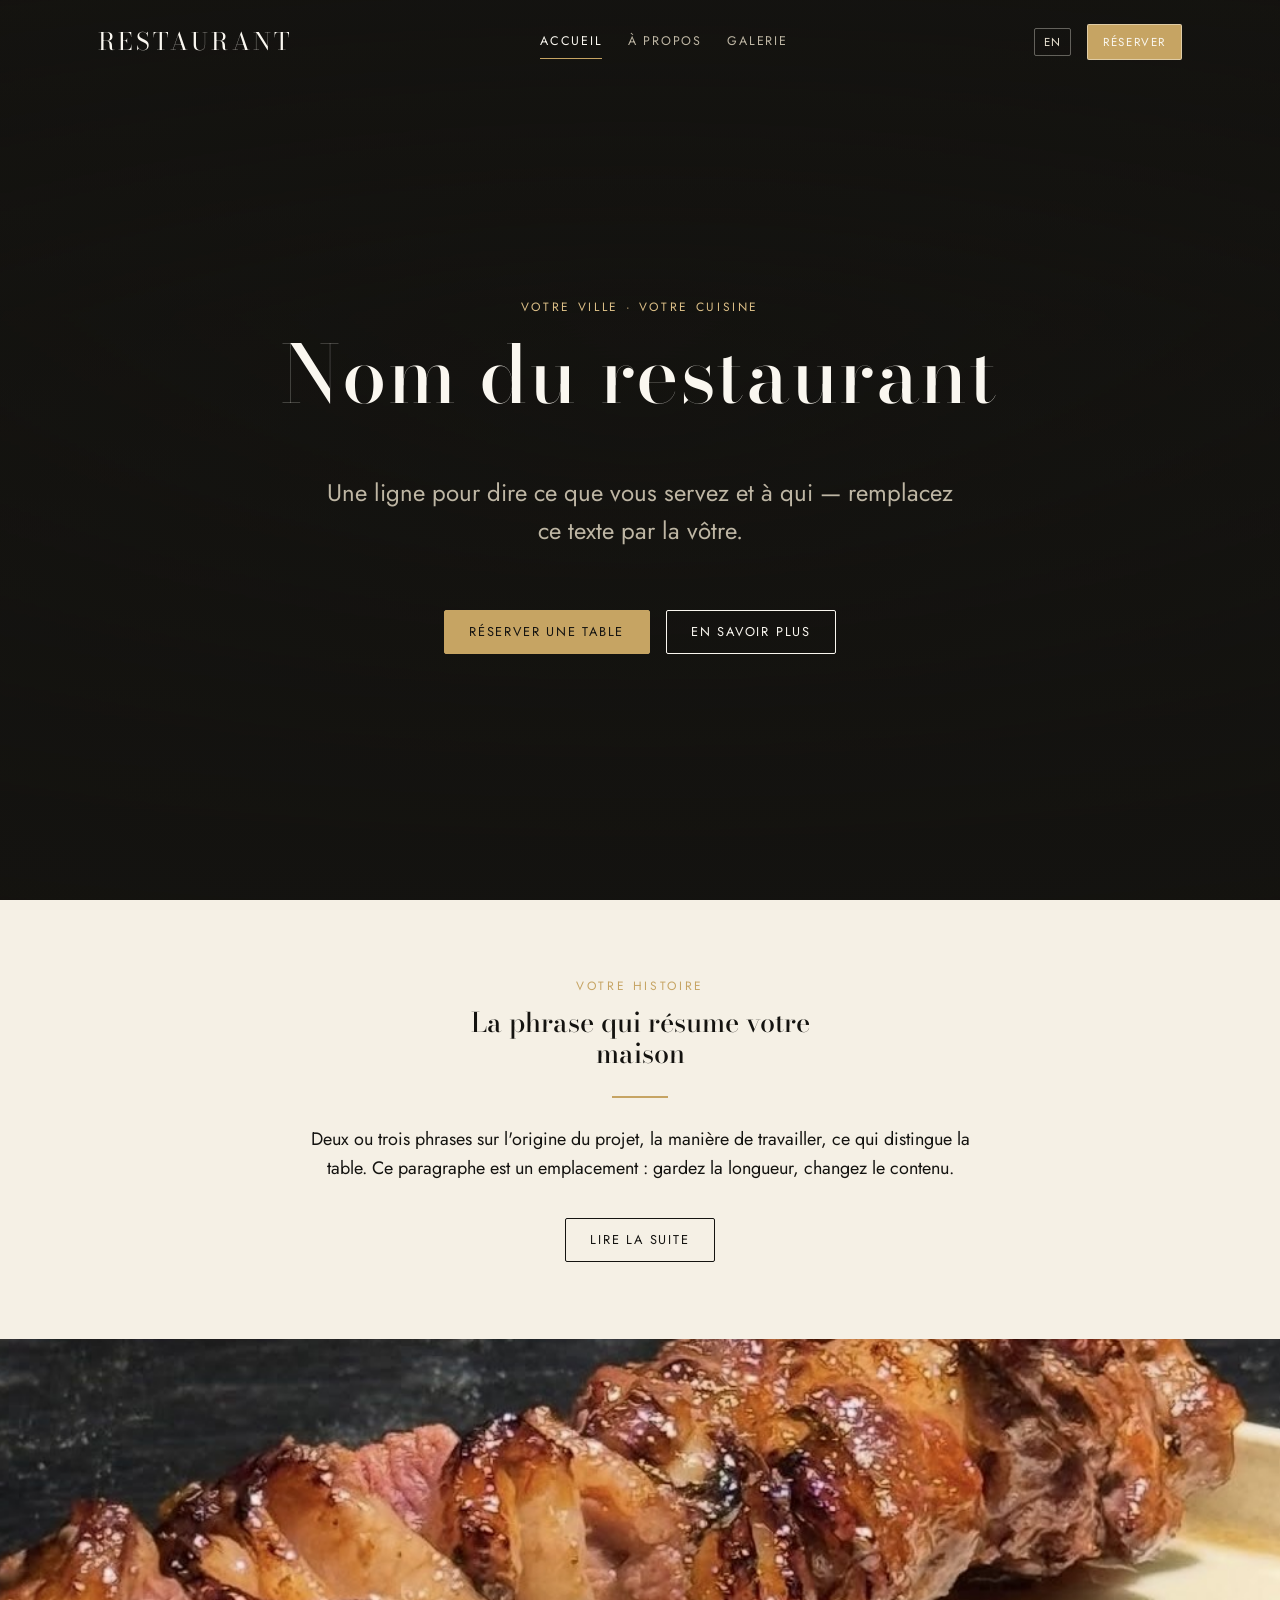
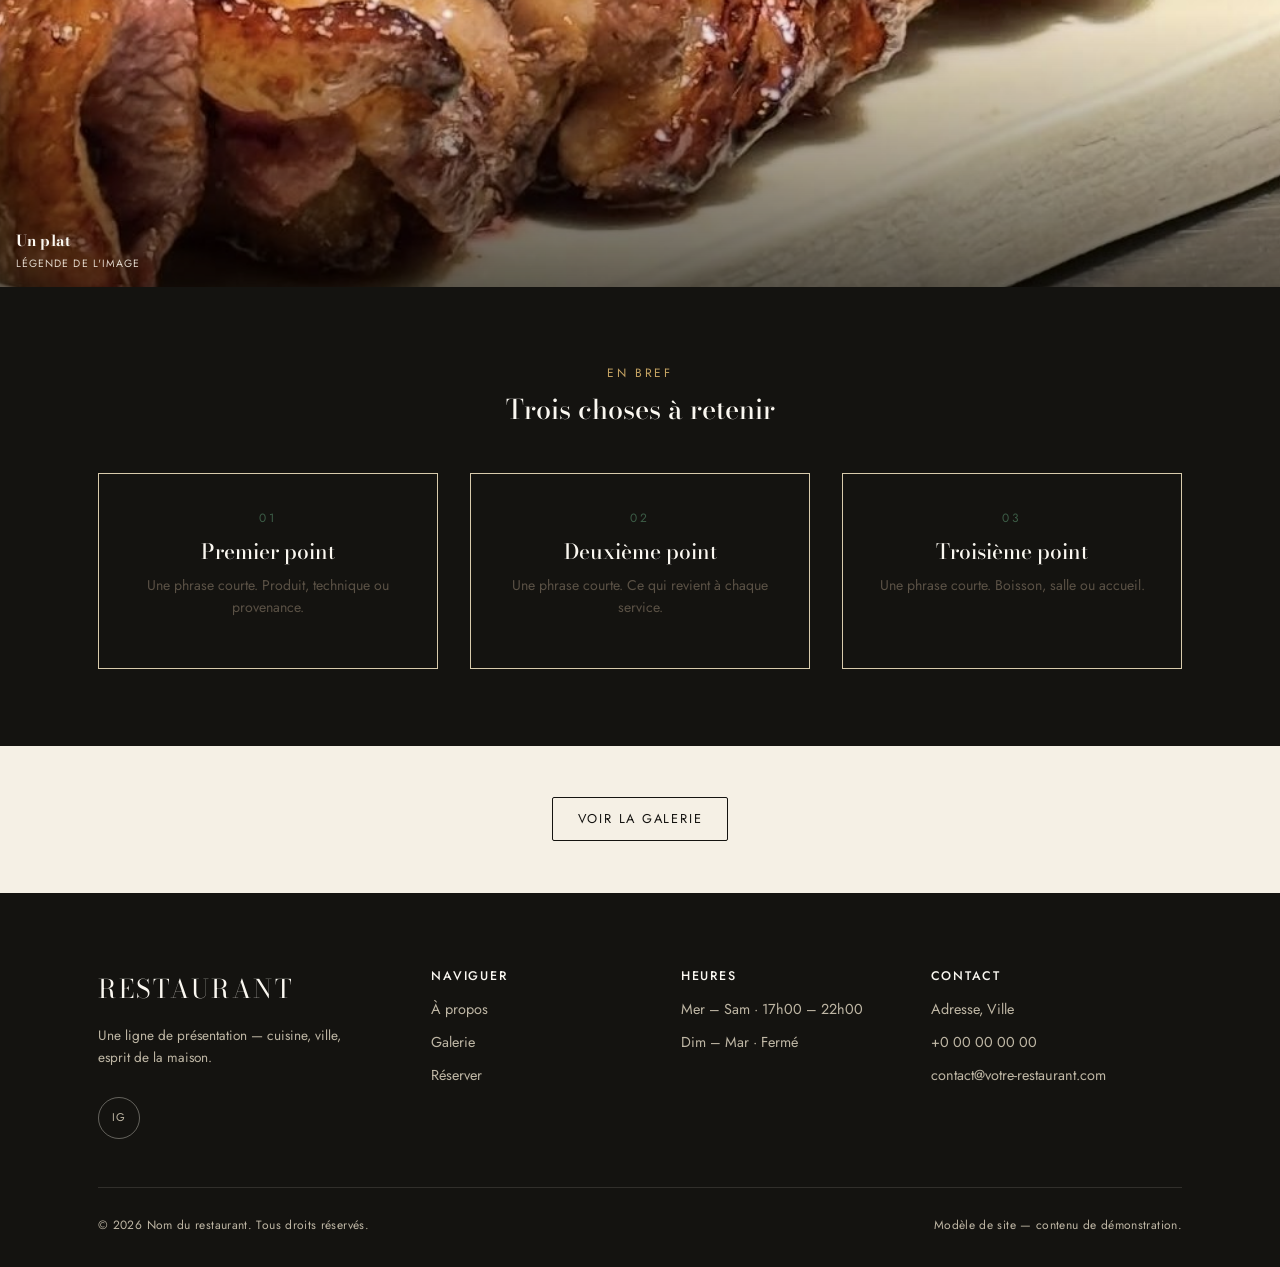
<file: index.html>
<!doctype html>
<html lang="fr">
<head>
  <meta charset="UTF-8" />
  <meta name="viewport" content="width=device-width, initial-scale=1" />
  <title>Nom du restaurant — Site de démonstration</title>
  <meta name="description" content="Modèle de site pour restaurant — structure, mise en page et contenu de démonstration à remplacer." />
  <link rel="preconnect" href="https://fonts.googleapis.com" />
  <link rel="preconnect" href="https://fonts.gstatic.com" crossorigin />
  <link href="https://fonts.googleapis.com/css2?family=Bodoni+Moda:ital,wght@0,400;0,500;0,600;1,400&family=Jost:wght@300;400;500;600&display=swap" rel="stylesheet" />
  <link rel="stylesheet" href="assets/css/style.css" />
</head>
<body class="is-home" data-title-fr="Nom du restaurant — Site de démonstration" data-title-en="Restaurant Name — Demonstration Site">

  <header class="site-header">
    <div class="container header-inner">
      <a href="index.html" class="logo">RESTAURANT</a>
      <nav class="main-nav" id="main-nav">
        <a href="index.html" class="is-active"><span class="t-fr">Accueil</span><span class="t-en">Home</span></a>
        <a href="about.html"><span class="t-fr">À propos</span><span class="t-en">About</span></a>
        <a href="gallery.html"><span class="t-fr">Galerie</span><span class="t-en">Gallery</span></a>
      </nav>
      <div class="header-actions">
        <button class="lang-toggle" id="lang-toggle" type="button">EN</button>
        <a href="mailto:contact@votre-restaurant.com?subject=R%C3%A9servation" class="btn btn-primary"><span class="t-fr">Réserver</span><span class="t-en">Reserve</span></a>
        <button class="nav-toggle" id="nav-toggle" type="button" aria-label="Menu" aria-expanded="false">
          <span></span><span></span><span></span>
        </button>
      </div>
    </div>
  </header>

  <main>
    <section class="hero">
      <div class="hero-media">
        <picture>
          <!-- Any portrait viewport gets a 3:4 crop; a 16:9 source in a tall
               window keeps only the middle of the frame. -->
          <source media="(max-aspect-ratio: 1/1)"
                  srcset="assets/img/dining-room-portrait-480.jpg 480w, assets/img/dining-room-portrait-706.jpg 706w"
                  sizes="100vw" />
          <source srcset="assets/img/dining-room-768.jpg 768w, assets/img/dining-room-1200.jpg 1200w, assets/img/dining-room-1600.jpg 1600w, assets/img/dining-room.jpg 1672w"
                  sizes="100vw" />
          <img src="assets/img/dining-room-1600.jpg" alt="Vue de la salle : étagère de bouteilles, lampe allumée et fenêtre donnant sur la rue"
               data-alt-fr="Vue de la salle : étagère de bouteilles, lampe allumée et fenêtre donnant sur la rue"
               data-alt-en="The dining room: a shelf of bottles, a lit lamp and the window onto the street"
               width="1672" height="941"
               fetchpriority="high" decoding="async" />
        </picture>
      </div>
      <div class="hero-inner container">
        <span class="eyebrow"><span class="t-fr">Votre ville · Votre cuisine</span><span class="t-en">Your City · Your Kitchen</span></span>
        <h1><span class="t-fr">Nom du restaurant</span><span class="t-en">Restaurant Name</span></h1>
        <p class="hero-lede">
          <span class="t-fr">Une ligne pour dire ce que vous servez et à qui — remplacez ce texte par la vôtre.</span>
          <span class="t-en">One line saying what you serve and to whom — replace this with your own.</span>
        </p>
        <div class="hero-actions">
          <a href="mailto:contact@votre-restaurant.com?subject=R%C3%A9servation" class="btn btn-primary"><span class="t-fr">Réserver une table</span><span class="t-en">Reserve a Table</span></a>
          <a href="#histoire" class="btn btn-outline"><span class="t-fr">En savoir plus</span><span class="t-en">Learn More</span></a>
        </div>
      </div>
    </section>

    <section class="section" id="histoire">
      <div class="container section-head--center" style="max-width:none;">
        <span class="eyebrow"><span class="t-fr">Votre histoire</span><span class="t-en">Your Story</span></span>
        <h2 style="max-width:24ch; margin-inline:auto;">
          <span class="t-fr">La phrase qui résume votre maison</span>
          <span class="t-en">The line that sums up your house</span>
        </h2>
        <hr class="divider divider--center" />
        <p style="max-width:62ch; margin-inline:auto;">
          <span class="t-fr">Deux ou trois phrases sur l'origine du projet, la manière de travailler, ce qui distingue la table. Ce paragraphe est un emplacement : gardez la longueur, changez le contenu.</span>
          <span class="t-en">Two or three sentences on where the project came from, how you work, what sets the table apart. This paragraph is a placeholder: keep the length, change the words.</span>
        </p>
        <div class="hero-actions" style="justify-content:center;">
          <a href="about.html" class="btn btn-outline"><span class="t-fr">Lire la suite</span><span class="t-en">Read More</span></a>
        </div>
      </div>
    </section>

    <section class="band">
      <div class="ph ph--ink">
        <img src="assets/img/seasonal-plate.jpg"
             alt="Un plat dressé sur une assiette en céramique claire"
             data-alt-fr="Un plat dressé sur une assiette en céramique claire"
             data-alt-en="A dish plated on a pale ceramic plate"
             loading="lazy" decoding="async"
             srcset="assets/img/seasonal-plate-480.jpg 480w, assets/img/seasonal-plate-768.jpg 768w, assets/img/seasonal-plate.jpg 1170w"
             sizes="100vw" />
        <div class="ph-label">
          <strong><span class="t-fr">Un plat</span><span class="t-en">A Dish</span></strong>
          <span class="t-fr">Légende de l'image</span><span class="t-en">Image caption</span>
        </div>
      </div>
    </section>

    <section class="section section--dark">
      <div class="container">
        <div class="section-head section-head--center">
          <span class="eyebrow"><span class="t-fr">En bref</span><span class="t-en">At a Glance</span></span>
          <h2><span class="t-fr">Trois choses à retenir</span><span class="t-en">Three Things to Know</span></h2>
        </div>
        <div class="grid grid-3">
          <div class="pillar">
            <span class="eyebrow">01</span>
            <h3><span class="t-fr">Premier point</span><span class="t-en">First Point</span></h3>
            <p class="menu-item-desc"><span class="t-fr">Une phrase courte. Produit, technique ou provenance.</span><span class="t-en">One short line. Product, technique or provenance.</span></p>
          </div>
          <div class="pillar">
            <span class="eyebrow">02</span>
            <h3><span class="t-fr">Deuxième point</span><span class="t-en">Second Point</span></h3>
            <p class="menu-item-desc"><span class="t-fr">Une phrase courte. Ce qui revient à chaque service.</span><span class="t-en">One short line. What comes back every service.</span></p>
          </div>
          <div class="pillar">
            <span class="eyebrow">03</span>
            <h3><span class="t-fr">Troisième point</span><span class="t-en">Third Point</span></h3>
            <p class="menu-item-desc"><span class="t-fr">Une phrase courte. Boisson, salle ou accueil.</span><span class="t-en">One short line. Drink, room or welcome.</span></p>
          </div>
        </div>
      </div>
    </section>

    <section class="section section--tight">
      <div class="container section-head--center" style="margin-bottom:0;">
        <a href="gallery.html" class="btn btn-outline"><span class="t-fr">Voir la galerie</span><span class="t-en">See the Gallery</span></a>
      </div>
    </section>
  </main>

  <footer class="site-footer">
    <div class="container">
      <div class="footer-grid">
        <div>
          <div class="footer-logo">RESTAURANT</div>
          <p class="footer-tagline">
            <span class="t-fr">Une ligne de présentation — cuisine, ville, esprit de la maison.</span>
            <span class="t-en">A one-line introduction — kitchen, city, spirit of the house.</span>
          </p>
          <div class="social-row">
            <a href="#" aria-label="Instagram">IG</a>
          </div>
        </div>
        <div class="footer-col">
          <h4><span class="t-fr">Naviguer</span><span class="t-en">Explore</span></h4>
          <ul>
            <li><a href="about.html"><span class="t-fr">À propos</span><span class="t-en">About</span></a></li>
            <li><a href="gallery.html"><span class="t-fr">Galerie</span><span class="t-en">Gallery</span></a></li>
            <li><a href="mailto:contact@votre-restaurant.com?subject=R%C3%A9servation"><span class="t-fr">Réserver</span><span class="t-en">Reserve</span></a></li>
          </ul>
        </div>
        <div class="footer-col">
          <h4><span class="t-fr">Heures</span><span class="t-en">Hours</span></h4>
          <ul>
            <li><span class="t-fr">Mer – Sam</span><span class="t-en">Wed – Sat</span> · 17h00 – 22h00</li>
            <li><span class="t-fr">Dim – Mar</span><span class="t-en">Sun – Tue</span> · <span class="t-fr">Fermé</span><span class="t-en">Closed</span></li>
          </ul>
        </div>
        <div class="footer-col">
          <h4>Contact</h4>
          <ul>
            <li><span class="t-fr">Adresse, Ville</span><span class="t-en">Address, City</span></li>
            <li><a href="tel:+10000000000">+0 00 00 00 00</a></li>
            <li><a href="mailto:contact@votre-restaurant.com">contact@votre-restaurant.com</a></li>
          </ul>
        </div>
      </div>
      <div class="footer-bottom">
        <span>&copy; <span id="footer-year"></span> <span class="t-fr">Nom du restaurant</span><span class="t-en">Restaurant Name</span>. <span class="t-fr">Tous droits réservés.</span><span class="t-en">All rights reserved.</span></span>
        <span><span class="t-fr">Modèle de site — contenu de démonstration.</span><span class="t-en">Site template — demonstration content.</span></span>
      </div>
    </div>
  </footer>

  <script src="assets/js/main.js"></script>
</body>
</html>
</file>
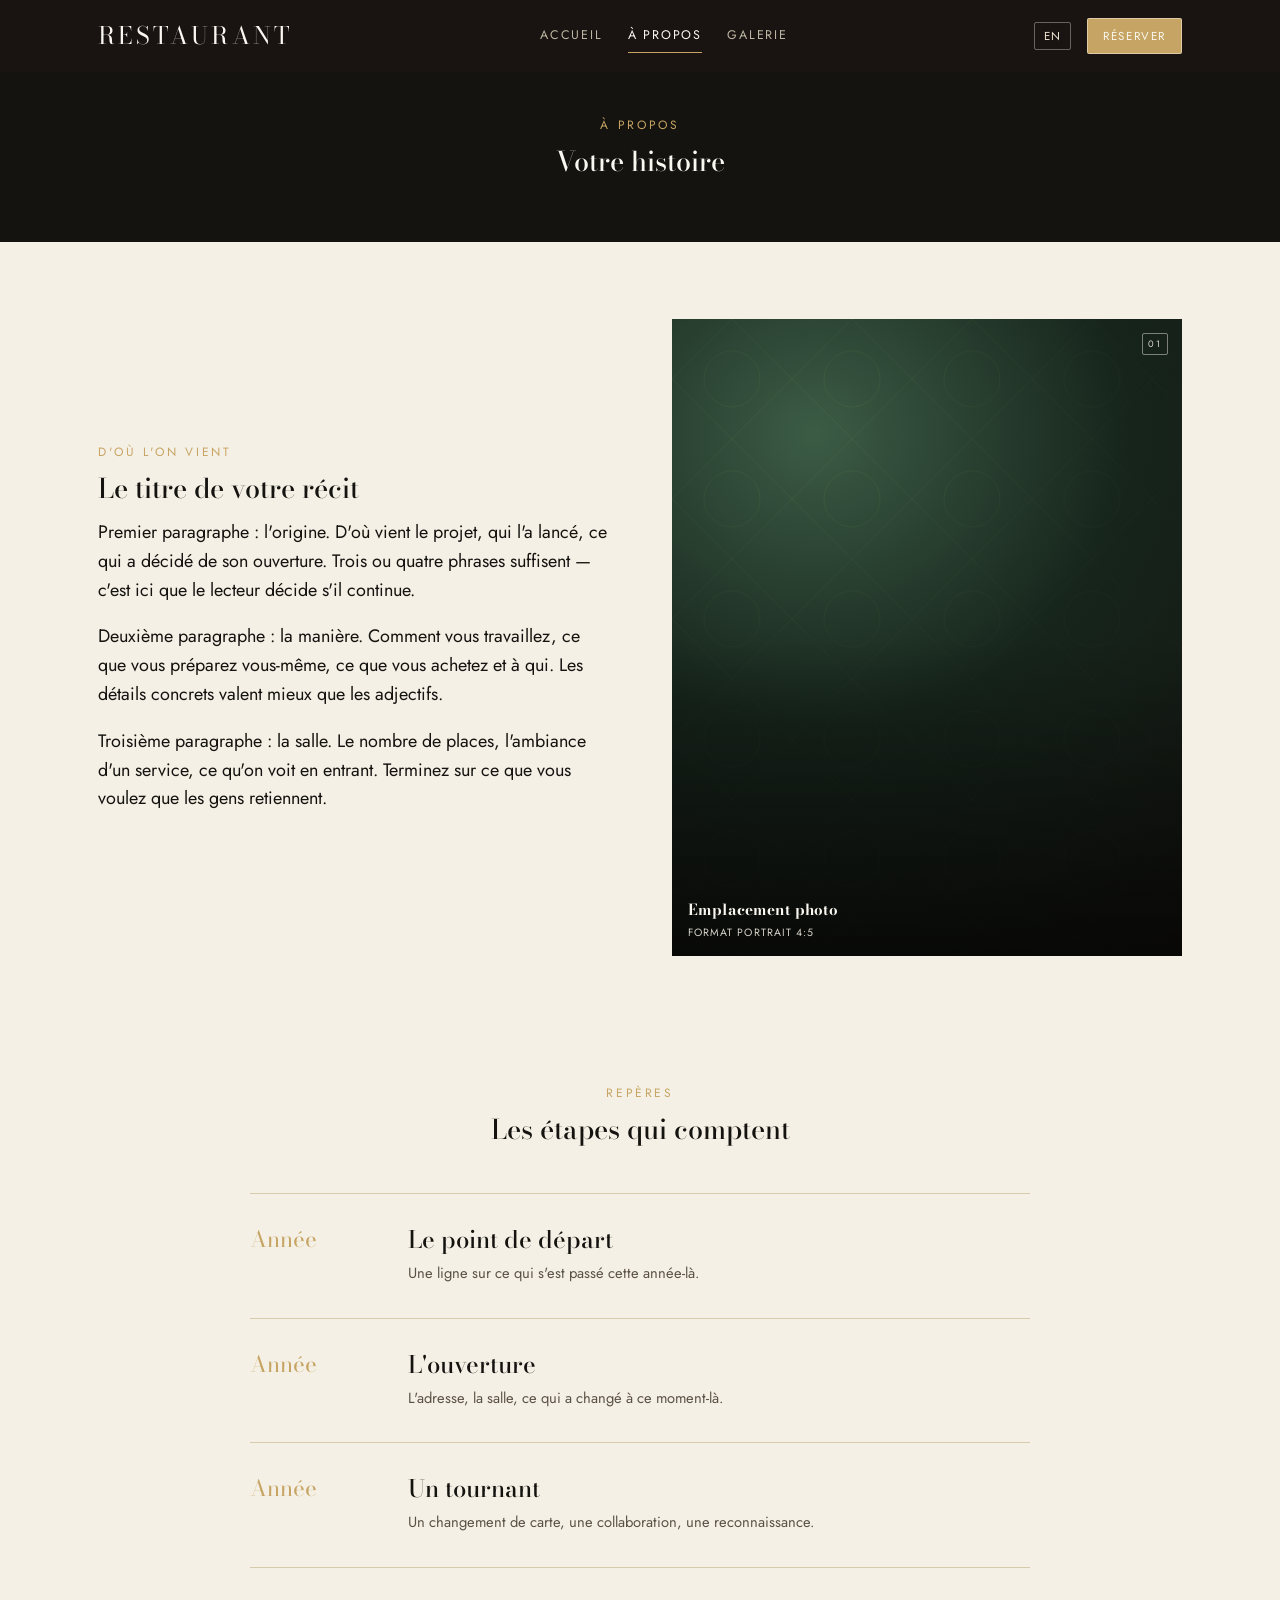
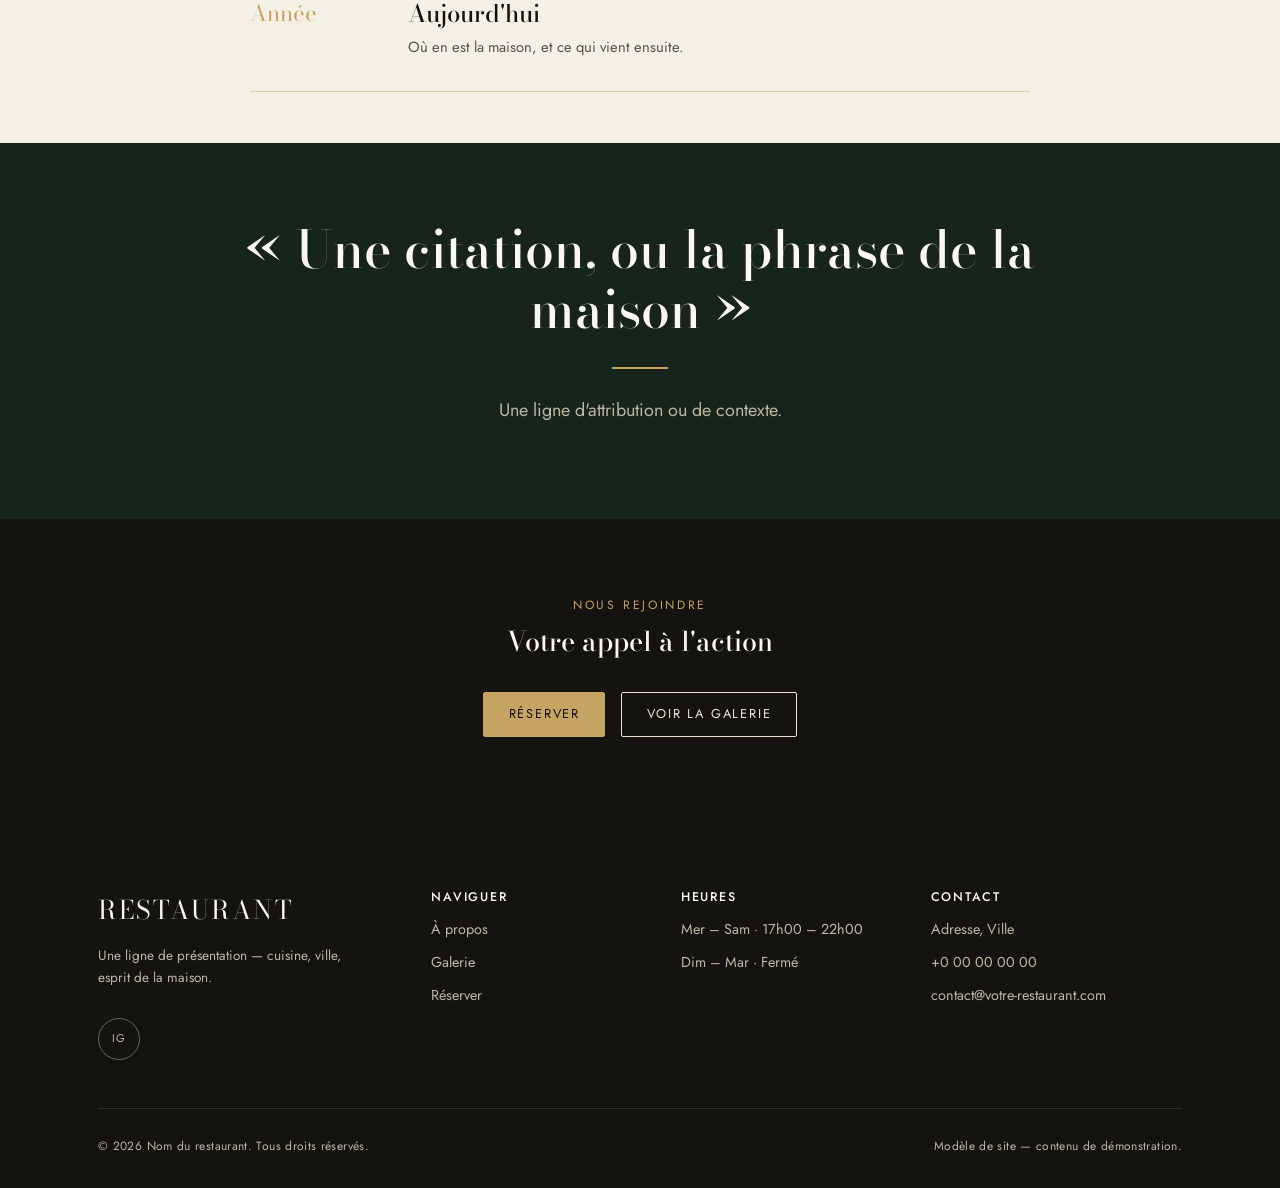
<file: about.html>
<!doctype html>
<html lang="fr">
<head>
  <meta charset="UTF-8" />
  <meta name="viewport" content="width=device-width, initial-scale=1" />
  <title>À propos — Nom du restaurant</title>
  <meta name="description" content="Page « à propos » d'un modèle de site pour restaurant — récit et repères à remplacer." />
  <link rel="preconnect" href="https://fonts.googleapis.com" />
  <link rel="preconnect" href="https://fonts.gstatic.com" crossorigin />
  <link href="https://fonts.googleapis.com/css2?family=Bodoni+Moda:ital,wght@0,400;0,500;0,600;1,400&family=Jost:wght@300;400;500;600&display=swap" rel="stylesheet" />
  <link rel="stylesheet" href="assets/css/style.css" />
</head>
<body data-title-fr="À propos — Nom du restaurant" data-title-en="About — Restaurant Name">

  <header class="site-header">
    <div class="container header-inner">
      <a href="index.html" class="logo">RESTAURANT</a>
      <nav class="main-nav" id="main-nav">
        <a href="index.html"><span class="t-fr">Accueil</span><span class="t-en">Home</span></a>
        <a href="about.html" class="is-active"><span class="t-fr">À propos</span><span class="t-en">About</span></a>
        <a href="gallery.html"><span class="t-fr">Galerie</span><span class="t-en">Gallery</span></a>
      </nav>
      <div class="header-actions">
        <button class="lang-toggle" id="lang-toggle" type="button">EN</button>
        <a href="mailto:contact@votre-restaurant.com?subject=R%C3%A9servation" class="btn btn-primary"><span class="t-fr">Réserver</span><span class="t-en">Reserve</span></a>
        <button class="nav-toggle" id="nav-toggle" type="button" aria-label="Menu" aria-expanded="false">
          <span></span><span></span><span></span>
        </button>
      </div>
    </div>
  </header>

  <main>
    <section class="section--dark section--tight" style="padding-top: calc(var(--header-h) + 2rem);">
      <div class="container section-head--center">
        <span class="eyebrow"><span class="t-fr">À propos</span><span class="t-en">About</span></span>
        <h1><span class="t-fr">Votre histoire</span><span class="t-en">Your Story</span></h1>
      </div>
    </section>

    <section class="section">
      <div class="container split">
        <div>
          <span class="eyebrow"><span class="t-fr">D'où l'on vient</span><span class="t-en">Where We Come From</span></span>
          <h2><span class="t-fr">Le titre de votre récit</span><span class="t-en">The Heading of Your Story</span></h2>
          <p>
            <span class="t-fr">Premier paragraphe : l'origine. D'où vient le projet, qui l'a lancé, ce qui a décidé de son ouverture. Trois ou quatre phrases suffisent — c'est ici que le lecteur décide s'il continue.</span>
            <span class="t-en">First paragraph: the origin. Where the project came from, who started it, what decided its opening. Three or four sentences is enough — this is where a reader decides whether to keep going.</span>
          </p>
          <p>
            <span class="t-fr">Deuxième paragraphe : la manière. Comment vous travaillez, ce que vous préparez vous-même, ce que vous achetez et à qui. Les détails concrets valent mieux que les adjectifs.</span>
            <span class="t-en">Second paragraph: the method. How you work, what you make yourself, what you buy and from whom. Concrete detail beats adjectives.</span>
          </p>
          <p>
            <span class="t-fr">Troisième paragraphe : la salle. Le nombre de places, l'ambiance d'un service, ce qu'on voit en entrant. Terminez sur ce que vous voulez que les gens retiennent.</span>
            <span class="t-en">Third paragraph: the room. How many seats, what a service feels like, what you see walking in. Close on whatever you want people to remember.</span>
          </p>
        </div>
        <div class="ph ph--green" style="--ph-ratio: 4/5;">
          <span class="ph-tag">01</span>
          <div class="ph-label">
            <strong><span class="t-fr">Emplacement photo</span><span class="t-en">Photo slot</span></strong>
            <span class="t-fr">Format portrait 4:5</span><span class="t-en">Portrait 4:5</span>
          </div>
        </div>
      </div>
    </section>

    <section class="section section--tight">
      <div class="container">
        <div class="section-head section-head--center">
          <span class="eyebrow"><span class="t-fr">Repères</span><span class="t-en">Milestones</span></span>
          <h2><span class="t-fr">Les étapes qui comptent</span><span class="t-en">The Steps That Count</span></h2>
        </div>
        <div class="timeline">
          <div class="timeline-item">
            <div class="timeline-year"><span class="t-fr">Année</span><span class="t-en">Year</span></div>
            <div class="timeline-body">
              <h3><span class="t-fr">Le point de départ</span><span class="t-en">The Starting Point</span></h3>
              <p><span class="t-fr">Une ligne sur ce qui s'est passé cette année-là.</span><span class="t-en">One line on what happened that year.</span></p>
            </div>
          </div>
          <div class="timeline-item">
            <div class="timeline-year"><span class="t-fr">Année</span><span class="t-en">Year</span></div>
            <div class="timeline-body">
              <h3><span class="t-fr">L'ouverture</span><span class="t-en">The Opening</span></h3>
              <p><span class="t-fr">L'adresse, la salle, ce qui a changé à ce moment-là.</span><span class="t-en">The address, the room, what changed at that point.</span></p>
            </div>
          </div>
          <div class="timeline-item">
            <div class="timeline-year"><span class="t-fr">Année</span><span class="t-en">Year</span></div>
            <div class="timeline-body">
              <h3><span class="t-fr">Un tournant</span><span class="t-en">A Turning Point</span></h3>
              <p><span class="t-fr">Un changement de carte, une collaboration, une reconnaissance.</span><span class="t-en">A change of menu, a collaboration, a recognition.</span></p>
            </div>
          </div>
          <div class="timeline-item">
            <div class="timeline-year"><span class="t-fr">Année</span><span class="t-en">Year</span></div>
            <div class="timeline-body">
              <h3><span class="t-fr">Aujourd'hui</span><span class="t-en">Today</span></h3>
              <p><span class="t-fr">Où en est la maison, et ce qui vient ensuite.</span><span class="t-en">Where the house stands, and what comes next.</span></p>
            </div>
          </div>
        </div>
      </div>
    </section>

    <section class="section section--green">
      <div class="container section-head--center">
        <h2 style="font-size: var(--step-3); max-width: 30ch; margin-inline:auto;">
          <span class="t-fr">«&nbsp;Une citation, ou la phrase de la maison&nbsp;»</span>
          <span class="t-en">"A quotation, or the line of the house"</span>
        </h2>
        <hr class="divider divider--center" />
        <p style="max-width: 42ch; margin-inline:auto; color: var(--color-text-on-dark-muted);">
          <span class="t-fr">Une ligne d'attribution ou de contexte.</span>
          <span class="t-en">A line of attribution or context.</span>
        </p>
      </div>
    </section>

    <section class="section section--dark">
      <div class="container section-head--center">
        <span class="eyebrow"><span class="t-fr">Nous rejoindre</span><span class="t-en">Join Us</span></span>
        <h2><span class="t-fr">Votre appel à l'action</span><span class="t-en">Your Call to Action</span></h2>
        <div class="hero-actions" style="justify-content:center;">
          <a href="mailto:contact@votre-restaurant.com?subject=R%C3%A9servation" class="btn btn-primary"><span class="t-fr">Réserver</span><span class="t-en">Reserve</span></a>
          <a href="gallery.html" class="btn btn-outline"><span class="t-fr">Voir la galerie</span><span class="t-en">See the Gallery</span></a>
        </div>
      </div>
    </section>
  </main>

  <footer class="site-footer">
    <div class="container">
      <div class="footer-grid">
        <div>
          <div class="footer-logo">RESTAURANT</div>
          <p class="footer-tagline">
            <span class="t-fr">Une ligne de présentation — cuisine, ville, esprit de la maison.</span>
            <span class="t-en">A one-line introduction — kitchen, city, spirit of the house.</span>
          </p>
          <div class="social-row">
            <a href="#" aria-label="Instagram">IG</a>
          </div>
        </div>
        <div class="footer-col">
          <h4><span class="t-fr">Naviguer</span><span class="t-en">Explore</span></h4>
          <ul>
            <li><a href="about.html"><span class="t-fr">À propos</span><span class="t-en">About</span></a></li>
            <li><a href="gallery.html"><span class="t-fr">Galerie</span><span class="t-en">Gallery</span></a></li>
            <li><a href="mailto:contact@votre-restaurant.com?subject=R%C3%A9servation"><span class="t-fr">Réserver</span><span class="t-en">Reserve</span></a></li>
          </ul>
        </div>
        <div class="footer-col">
          <h4><span class="t-fr">Heures</span><span class="t-en">Hours</span></h4>
          <ul>
            <li><span class="t-fr">Mer – Sam</span><span class="t-en">Wed – Sat</span> · 17h00 – 22h00</li>
            <li><span class="t-fr">Dim – Mar</span><span class="t-en">Sun – Tue</span> · <span class="t-fr">Fermé</span><span class="t-en">Closed</span></li>
          </ul>
        </div>
        <div class="footer-col">
          <h4>Contact</h4>
          <ul>
            <li><span class="t-fr">Adresse, Ville</span><span class="t-en">Address, City</span></li>
            <li><a href="tel:+10000000000">+0 00 00 00 00</a></li>
            <li><a href="mailto:contact@votre-restaurant.com">contact@votre-restaurant.com</a></li>
          </ul>
        </div>
      </div>
      <div class="footer-bottom">
        <span>&copy; <span id="footer-year"></span> <span class="t-fr">Nom du restaurant</span><span class="t-en">Restaurant Name</span>. <span class="t-fr">Tous droits réservés.</span><span class="t-en">All rights reserved.</span></span>
        <span><span class="t-fr">Modèle de site — contenu de démonstration.</span><span class="t-en">Site template — demonstration content.</span></span>
      </div>
    </div>
  </footer>

  <script src="assets/js/main.js"></script>
</body>
</html>
</file>
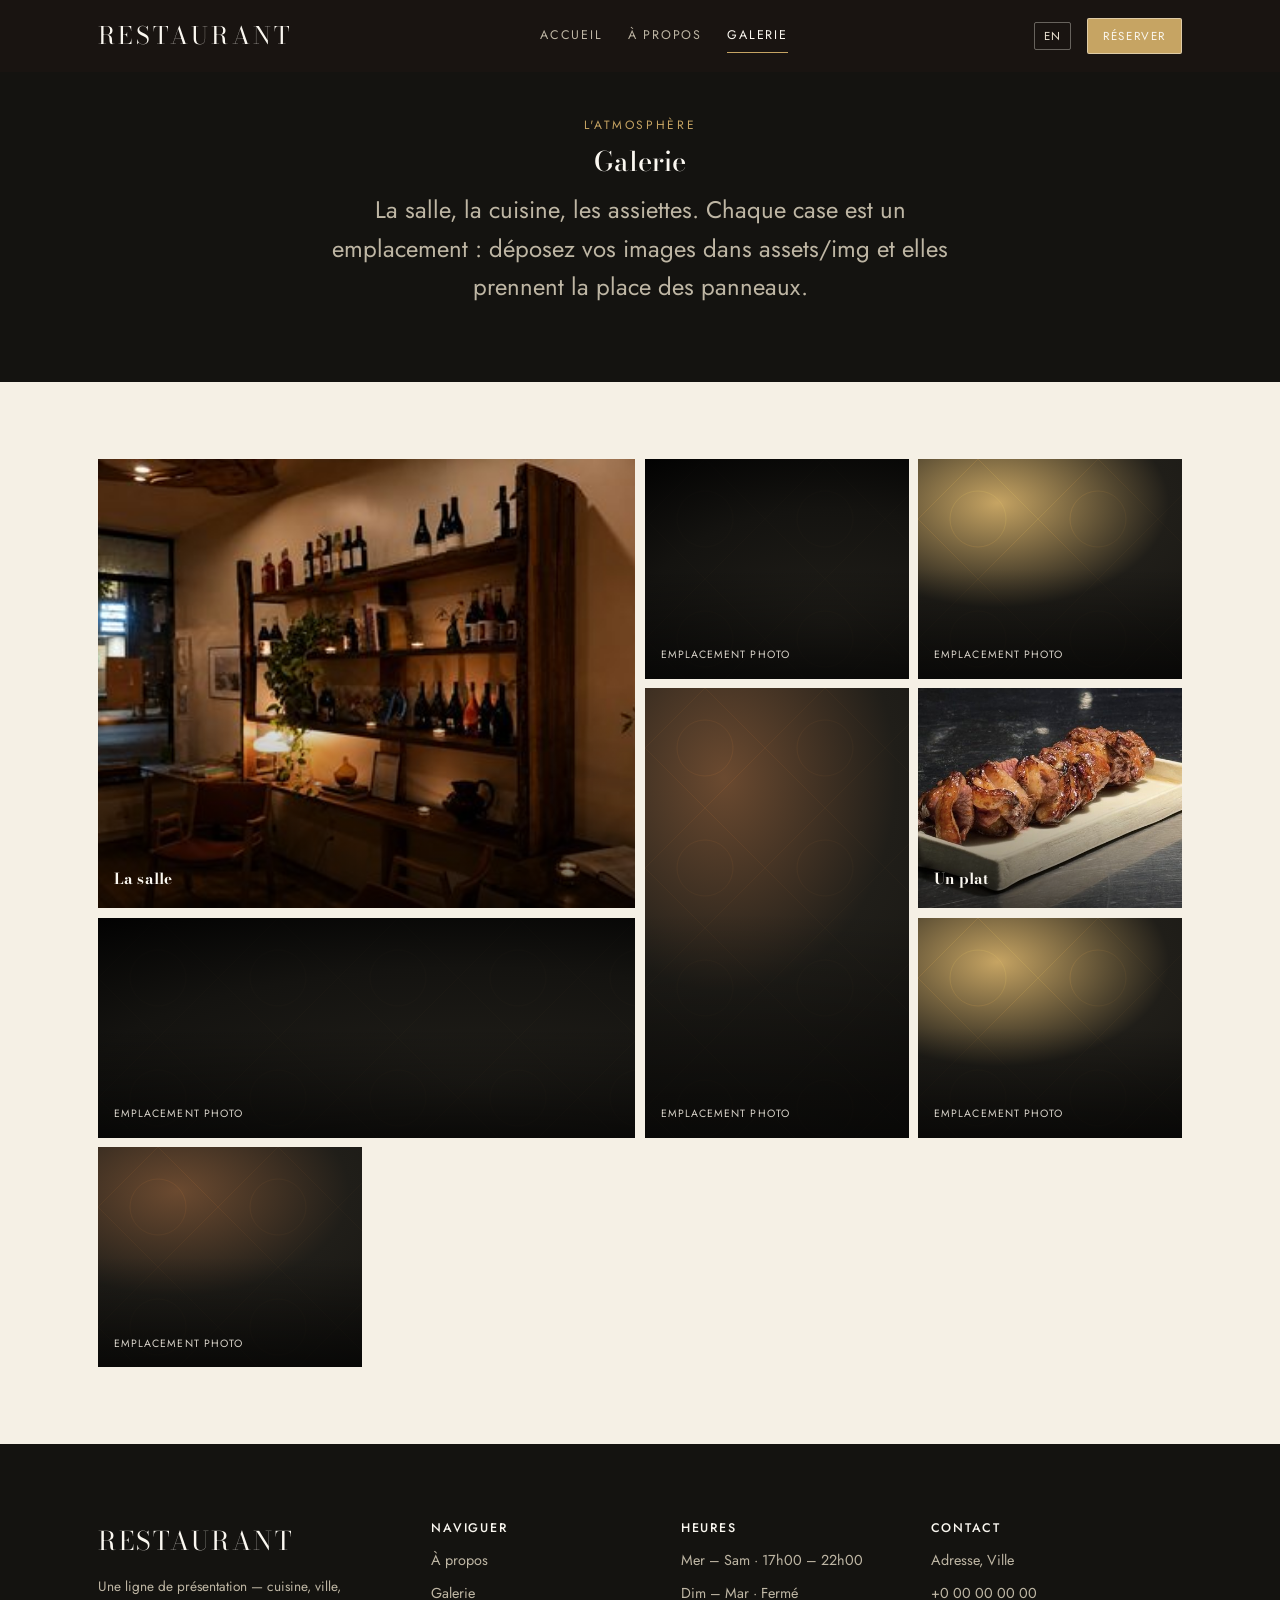
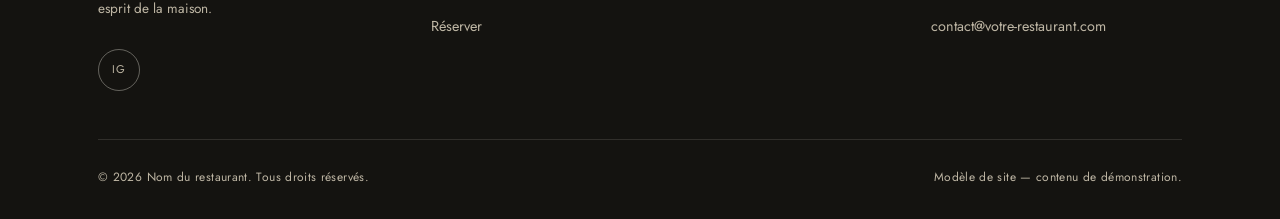
<file: gallery.html>
<!doctype html>
<html lang="fr">
<head>
  <meta charset="UTF-8" />
  <meta name="viewport" content="width=device-width, initial-scale=1" />
  <title>Galerie — Nom du restaurant</title>
  <meta name="description" content="Galerie d'un modèle de site pour restaurant — emplacements photo à remplir." />
  <link rel="preconnect" href="https://fonts.googleapis.com" />
  <link rel="preconnect" href="https://fonts.gstatic.com" crossorigin />
  <link href="https://fonts.googleapis.com/css2?family=Bodoni+Moda:ital,wght@0,400;0,500;0,600;1,400&family=Jost:wght@300;400;500;600&display=swap" rel="stylesheet" />
  <link rel="stylesheet" href="assets/css/style.css" />
</head>
<body data-title-fr="Galerie — Nom du restaurant" data-title-en="Gallery — Restaurant Name">

  <header class="site-header">
    <div class="container header-inner">
      <a href="index.html" class="logo">RESTAURANT</a>
      <nav class="main-nav" id="main-nav">
        <a href="index.html"><span class="t-fr">Accueil</span><span class="t-en">Home</span></a>
        <a href="about.html"><span class="t-fr">À propos</span><span class="t-en">About</span></a>
        <a href="gallery.html" class="is-active"><span class="t-fr">Galerie</span><span class="t-en">Gallery</span></a>
      </nav>
      <div class="header-actions">
        <button class="lang-toggle" id="lang-toggle" type="button">EN</button>
        <a href="mailto:contact@votre-restaurant.com?subject=R%C3%A9servation" class="btn btn-primary"><span class="t-fr">Réserver</span><span class="t-en">Reserve</span></a>
        <button class="nav-toggle" id="nav-toggle" type="button" aria-label="Menu" aria-expanded="false">
          <span></span><span></span><span></span>
        </button>
      </div>
    </div>
  </header>

  <main>
    <section class="section--dark section--tight" style="padding-top: calc(var(--header-h) + 2rem);">
      <div class="container section-head--center">
        <span class="eyebrow"><span class="t-fr">L'atmosphère</span><span class="t-en">The Atmosphere</span></span>
        <h1><span class="t-fr">Galerie</span><span class="t-en">Gallery</span></h1>
        <p class="hero-lede" style="margin-inline:auto;">
          <span class="t-fr">La salle, la cuisine, les assiettes. Chaque case est un emplacement : déposez vos images dans assets/img et elles prennent la place des panneaux.</span>
          <span class="t-en">The room, the kitchen, the plates. Every cell is a slot: drop your images into assets/img and they take the place of the panels.</span>
        </p>
      </div>
    </section>

    <section class="section">
      <div class="container">
        <div class="gallery-grid">
          <div class="ph ph--green g-wide g-tall">
            <img src="assets/img/dining-room.jpg" alt="La salle" data-alt-fr="La salle" data-alt-en="The dining room" loading="lazy" decoding="async" srcset="assets/img/dining-room-480.jpg 480w, assets/img/dining-room-768.jpg 768w, assets/img/dining-room-1200.jpg 1200w, assets/img/dining-room-1600.jpg 1600w, assets/img/dining-room.jpg 1672w" sizes="(max-width: 640px) 100vw, (max-width: 960px) 50vw, 33vw" />
            <div class="ph-label"><strong><span class="t-fr">La salle</span><span class="t-en">The dining room</span></strong></div>
          </div>
          <div class="ph ph--ink">
            <div class="ph-label"><span class="t-fr">Emplacement photo</span><span class="t-en">Photo slot</span></div>
          </div>
          <div class="ph ph--gold">
            <div class="ph-label"><span class="t-fr">Emplacement photo</span><span class="t-en">Photo slot</span></div>
          </div>
          <div class="ph ph--wood g-tall">
            <div class="ph-label"><span class="t-fr">Emplacement photo</span><span class="t-en">Photo slot</span></div>
          </div>
          <div class="ph ph--green">
            <img src="assets/img/seasonal-plate.jpg" alt="Un plat" data-alt-fr="Un plat" data-alt-en="A dish" loading="lazy" decoding="async" srcset="assets/img/seasonal-plate-480.jpg 480w, assets/img/seasonal-plate-768.jpg 768w, assets/img/seasonal-plate.jpg 1170w" sizes="(max-width: 640px) 100vw, (max-width: 960px) 50vw, 33vw" />
            <div class="ph-label"><strong><span class="t-fr">Un plat</span><span class="t-en">A dish</span></strong></div>
          </div>
          <div class="ph ph--ink g-wide">
            <div class="ph-label"><span class="t-fr">Emplacement photo</span><span class="t-en">Photo slot</span></div>
          </div>
          <div class="ph ph--gold">
            <div class="ph-label"><span class="t-fr">Emplacement photo</span><span class="t-en">Photo slot</span></div>
          </div>
          <div class="ph ph--wood">
            <div class="ph-label"><span class="t-fr">Emplacement photo</span><span class="t-en">Photo slot</span></div>
          </div>
        </div>
      </div>
    </section>
  </main>

  <footer class="site-footer">
    <div class="container">
      <div class="footer-grid">
        <div>
          <div class="footer-logo">RESTAURANT</div>
          <p class="footer-tagline">
            <span class="t-fr">Une ligne de présentation — cuisine, ville, esprit de la maison.</span>
            <span class="t-en">A one-line introduction — kitchen, city, spirit of the house.</span>
          </p>
          <div class="social-row">
            <a href="#" aria-label="Instagram">IG</a>
          </div>
        </div>
        <div class="footer-col">
          <h4><span class="t-fr">Naviguer</span><span class="t-en">Explore</span></h4>
          <ul>
            <li><a href="about.html"><span class="t-fr">À propos</span><span class="t-en">About</span></a></li>
            <li><a href="gallery.html"><span class="t-fr">Galerie</span><span class="t-en">Gallery</span></a></li>
            <li><a href="mailto:contact@votre-restaurant.com?subject=R%C3%A9servation"><span class="t-fr">Réserver</span><span class="t-en">Reserve</span></a></li>
          </ul>
        </div>
        <div class="footer-col">
          <h4><span class="t-fr">Heures</span><span class="t-en">Hours</span></h4>
          <ul>
            <li><span class="t-fr">Mer – Sam</span><span class="t-en">Wed – Sat</span> · 17h00 – 22h00</li>
            <li><span class="t-fr">Dim – Mar</span><span class="t-en">Sun – Tue</span> · <span class="t-fr">Fermé</span><span class="t-en">Closed</span></li>
          </ul>
        </div>
        <div class="footer-col">
          <h4>Contact</h4>
          <ul>
            <li><span class="t-fr">Adresse, Ville</span><span class="t-en">Address, City</span></li>
            <li><a href="tel:+10000000000">+0 00 00 00 00</a></li>
            <li><a href="mailto:contact@votre-restaurant.com">contact@votre-restaurant.com</a></li>
          </ul>
        </div>
      </div>
      <div class="footer-bottom">
        <span>&copy; <span id="footer-year"></span> <span class="t-fr">Nom du restaurant</span><span class="t-en">Restaurant Name</span>. <span class="t-fr">Tous droits réservés.</span><span class="t-en">All rights reserved.</span></span>
        <span><span class="t-fr">Modèle de site — contenu de démonstration.</span><span class="t-en">Site template — demonstration content.</span></span>
      </div>
    </div>
  </footer>

  <script src="assets/js/main.js"></script>
</body>
</html>
</file>
<file: assets/css/style.css>
/* ==========================================================================
   Design tokens
   ========================================================================== */

:root {
  /* Palette — dim, editorial, bottle-green and brass */
  --color-ink: #141310;
  --color-ink-soft: #201e19;
  --color-green: #3c5c46;
  --color-green-deep: #16241b;
  --color-wood: #6b4a30;
  --color-gold: #c6a463;
  --color-gold-soft: #ddc088;
  --color-sand: #ece4d3;
  --color-sand-dim: #ddd0b3;
  --color-cream: #f5f0e5;
  --color-white: #faf7f0;

  --color-text: var(--color-ink);
  --color-text-muted: #5a5145;
  --color-text-on-dark: var(--color-sand);
  --color-text-on-dark-muted: #beb6a4;

  --color-bg: var(--color-cream);
  --color-border: #d8cbac;

  /* Type */
  --font-display: "Bodoni Moda", "Iowan Old Style", Georgia, serif;
  --font-body: "Jost", "Segoe UI", Helvetica, Arial, sans-serif;

  --step-0: clamp(1rem, 0.95rem + 0.25vw, 1.125rem);
  --step-1: clamp(1.25rem, 1.15rem + 0.5vw, 1.5rem);
  --step-2: clamp(1.75rem, 1.5rem + 1vw, 2.25rem);
  --step-3: clamp(2.25rem, 1.8rem + 2vw, 3.25rem);
  --step-4: clamp(3rem, 2.2rem + 3.5vw, 5rem);

  /* Layout */
  --container-max: 1180px;
  --container-pad: clamp(1.25rem, 4vw, 3rem);
  --header-h: 84px;
  --radius: 2px;
  --ease: cubic-bezier(0.22, 1, 0.36, 1);
}

/* ==========================================================================
   Reset
   ========================================================================== */

*,
*::before,
*::after {
  box-sizing: border-box;
}

html {
  scroll-behavior: smooth;
}

body {
  margin: 0;
  background: var(--color-bg);
  color: var(--color-text);
  font-family: var(--font-body);
  font-size: var(--step-0);
  line-height: 1.6;
  -webkit-font-smoothing: antialiased;
}

img {
  max-width: 100%;
  display: block;
}

a {
  color: inherit;
  text-decoration: none;
}

ul {
  margin: 0;
  padding: 0;
  list-style: none;
}

h1, h2, h3, h4 {
  font-family: var(--font-display);
  font-weight: 500;
  line-height: 1.15;
  margin: 0 0 0.5em;
  color: var(--color-ink);
}

p {
  margin: 0 0 1em;
}

button {
  font-family: inherit;
  cursor: pointer;
}

.container {
  max-width: var(--container-max);
  margin-inline: auto;
  padding-inline: var(--container-pad);
}

/* ==========================================================================
   Bilingual toggle — French default, English on demand
   ========================================================================== */

html.lang-fr .t-en { display: none; }
html.lang-en .t-fr { display: none; }

/* ==========================================================================
   Utility
   ========================================================================== */

.eyebrow {
  display: block;
  font-family: var(--font-body);
  font-size: 0.75rem;
  letter-spacing: 0.22em;
  text-transform: uppercase;
  color: var(--color-gold);
  margin-bottom: 0.9em;
}

.section {
  padding-block: clamp(3.5rem, 6vw, 7rem);
}

.section--tight {
  padding-block: clamp(2.5rem, 4vw, 4.5rem);
}

.section--dark {
  background: var(--color-ink);
  color: var(--color-text-on-dark);
}

.section--dark h1,
.section--dark h2,
.section--dark h3 {
  color: var(--color-white);
}

.section--green {
  background: var(--color-green-deep);
  color: var(--color-text-on-dark);
}

.section--green h1,
.section--green h2,
.section--green h3 {
  color: var(--color-white);
}

.section-head {
  max-width: 640px;
  margin-bottom: clamp(2rem, 4vw, 3rem);
}

.section-head--center {
  margin-inline: auto;
  text-align: center;
}

.divider {
  width: 56px;
  height: 2px;
  background: var(--color-gold);
  border: none;
  margin: 1.5em 0;
}

.divider--center {
  margin-inline: auto;
}

/* ==========================================================================
   Buttons
   ========================================================================== */

.btn {
  display: inline-flex;
  align-items: center;
  gap: 0.6em;
  padding: 0.85em 1.9em;
  font-family: var(--font-body);
  font-size: 0.8rem;
  letter-spacing: 0.14em;
  text-transform: uppercase;
  border: 1px solid currentColor;
  border-radius: var(--radius);
  transition: background var(--ease) 0.25s, color var(--ease) 0.25s, border-color var(--ease) 0.25s;
  white-space: nowrap;
}

.btn-primary {
  background: var(--color-gold);
  border-color: var(--color-gold);
  color: var(--color-ink);
}

.btn-primary:hover {
  background: transparent;
  color: var(--color-gold);
}

.section--dark .btn-primary,
.section--green .btn-primary {
  color: var(--color-ink);
}

.section--dark .btn-primary:hover,
.section--green .btn-primary:hover {
  color: var(--color-gold);
}

.btn-outline {
  background: transparent;
  color: inherit;
}

.btn-outline:hover {
  background: currentColor;
  color: var(--color-bg);
}

.btn-block {
  width: 100%;
  justify-content: center;
}

/* ==========================================================================
   Header
   ========================================================================== */

.site-header {
  position: fixed;
  inset-block-start: 0;
  inset-inline: 0;
  z-index: 100;
  height: var(--header-h);
  display: flex;
  align-items: center;
  background: transparent;
  transition: background var(--ease) 0.35s, box-shadow var(--ease) 0.35s, height var(--ease) 0.3s;
}

.site-header.is-scrolled,
.site-header.is-open {
  background: rgba(27, 21, 18, 0.96);
  -webkit-backdrop-filter: blur(6px);
  backdrop-filter: blur(6px);
  height: 72px;
  box-shadow: 0 8px 24px rgba(0, 0, 0, 0.18);
}

body:not(.is-home) .site-header {
  background: rgba(27, 21, 18, 0.96);
  height: 72px;
}

.header-inner {
  display: flex;
  align-items: center;
  justify-content: space-between;
  gap: 1.5rem;
  width: 100%;
}

.logo {
  font-family: var(--font-display);
  font-size: 1.5rem;
  letter-spacing: 0.14em;
  color: var(--color-white);
}

.logo span {
  color: var(--color-gold);
}

.main-nav {
  display: flex;
  align-items: center;
  gap: clamp(1.1rem, 2vw, 2.1rem);
}

.main-nav a {
  position: relative;
  font-size: 0.78rem;
  letter-spacing: 0.14em;
  text-transform: uppercase;
  color: var(--color-text-on-dark-muted);
  padding-block: 0.4em;
  transition: color var(--ease) 0.25s;
}

.main-nav a:hover,
.main-nav a.is-active {
  color: var(--color-white);
}

.main-nav a.is-active::after {
  content: "";
  position: absolute;
  left: 0;
  right: 0;
  bottom: -2px;
  height: 1px;
  background: var(--color-gold);
}

.header-actions {
  display: flex;
  align-items: center;
  gap: 1rem;
}

.lang-toggle {
  background: transparent;
  border: 1px solid rgba(250, 245, 234, 0.35);
  color: var(--color-text-on-dark);
  font-size: 0.72rem;
  letter-spacing: 0.12em;
  padding: 0.45em 0.75em;
  border-radius: var(--radius);
  transition: border-color var(--ease) 0.25s, color var(--ease) 0.25s;
}

.lang-toggle:hover {
  border-color: var(--color-gold);
  color: var(--color-gold);
}

.header-actions .btn {
  color: var(--color-white);
  border-color: rgba(250, 245, 234, 0.5);
  font-size: 0.72rem;
  padding: 0.65em 1.3em;
}

.header-actions .btn:hover {
  background: var(--color-gold);
  border-color: var(--color-gold);
  color: var(--color-ink);
}

.nav-toggle {
  display: none;
  flex-direction: column;
  justify-content: center;
  gap: 5px;
  width: 32px;
  height: 32px;
  background: none;
  border: none;
  padding: 0;
}

.nav-toggle span {
  display: block;
  height: 1px;
  background: var(--color-white);
  transition: transform var(--ease) 0.3s, opacity var(--ease) 0.3s;
}

/* ==========================================================================
   Hero
   ========================================================================== */

.hero {
  position: relative;
  min-height: 100vh;
  display: flex;
  align-items: center;
  color: var(--color-white);
  overflow: hidden;
  background: var(--color-ink);
}

/* Hero photograph, with a scrim so the type stays readable over it */
.hero-media {
  position: absolute;
  inset: 0;
  z-index: 0;
  overflow: hidden;
}

/* <picture> is inline by default, which leaves the img's height: 100% with no
   definite parent to resolve against. */
.hero-media picture {
  display: block;
  width: 100%;
  height: 100%;
}

.hero-media img {
  width: 100%;
  height: 100%;
  object-fit: cover;
  opacity: 0;
  transition: opacity var(--ease) 1.2s;
}

.hero-media img.is-loaded {
  opacity: 1;
}

.hero-media::after {
  content: "";
  position: absolute;
  inset: 0;
  background:
    linear-gradient(180deg, rgba(20, 19, 16, 0.75) 0%, rgba(20, 19, 16, 0.35) 35%, rgba(20, 19, 16, 0.85) 100%),
    radial-gradient(90% 70% at 50% 45%, rgba(20, 19, 16, 0.15) 0%, rgba(20, 19, 16, 0.7) 100%);
}

/* Bare hero — the photograph carries the page, no type over it. Only a
   soft gradient top and bottom so the nav and scroll cue stay readable. */
.hero--bare .hero-media::after {
  background: linear-gradient(
    180deg,
    rgba(20, 19, 16, 0.58) 0%,
    rgba(20, 19, 16, 0) 26%,
    rgba(20, 19, 16, 0) 68%,
    rgba(20, 19, 16, 0.55) 100%
  );
}

.hero-inner {
  position: relative;
  z-index: 2;
  width: 100%;
  padding-block: calc(var(--header-h) + 2rem) 4rem;
  text-align: center;
  display: flex;
  flex-direction: column;
  align-items: center;
}

.hero .eyebrow {
  color: var(--color-gold-soft);
}

.hero h1 {
  color: var(--color-white);
  font-size: var(--step-4);
  letter-spacing: 0.02em;
  max-width: 16ch;
}

.hero-lede {
  max-width: 46ch;
  font-size: var(--step-1);
  color: var(--color-text-on-dark-muted);
  margin-top: 0.6em;
}

.hero-actions {
  display: flex;
  flex-wrap: wrap;
  justify-content: center;
  gap: 1rem;
  margin-top: 2.2rem;
}

.hero-scroll {
  position: absolute;
  bottom: 2.2rem;
  left: 50%;
  transform: translateX(-50%);
  z-index: 2;
  font-size: 0.7rem;
  letter-spacing: 0.2em;
  text-transform: uppercase;
  color: var(--color-text-on-dark-muted);
  display: flex;
  flex-direction: column;
  align-items: center;
  gap: 0.6rem;
}

.hero-scroll::after {
  content: "";
  width: 1px;
  height: 40px;
  background: linear-gradient(var(--color-gold), transparent);
  animation: scrollpulse 2.2s ease-in-out infinite;
}

@keyframes scrollpulse {
  0% { opacity: 0.2; }
  50% { opacity: 1; }
  100% { opacity: 0.2; }
}

/* ==========================================================================
   Accolade badge
   ========================================================================== */

.badge-row {
  display: flex;
  flex-wrap: wrap;
  justify-content: center;
  gap: 0.7rem;
  margin-bottom: 1.6rem;
}

.badge {
  display: inline-flex;
  align-items: center;
  gap: 0.55em;
  padding: 0.5em 1em;
  font-size: 0.68rem;
  letter-spacing: 0.1em;
  text-transform: uppercase;
  color: var(--color-gold-soft);
  border: 1px solid rgba(198, 164, 99, 0.45);
  border-radius: 999px;
}

.badge strong {
  font-family: var(--font-display);
  font-style: italic;
  font-size: 0.85rem;
  letter-spacing: 0;
  text-transform: none;
  color: var(--color-white);
}

/* ==========================================================================
   Photography — real photos drop into assets/img/ and layer over the
   gradient block, which stays behind as a fallback if a file is missing
   ========================================================================== */

.ph {
  position: relative;
  overflow: hidden;
  background: radial-gradient(130% 95% at 28% 18%, var(--color-green) 0%, var(--color-green-deep) 48%, var(--color-ink) 100%);
  color: var(--color-sand-dim);
  aspect-ratio: var(--ph-ratio, 4 / 5);
  min-height: 160px;
}

.ph::before {
  content: "";
  position: absolute;
  inset: 0;
  opacity: 0.32;
  mix-blend-mode: overlay;
  background-image: url("data:image/svg+xml,%3Csvg xmlns='http://www.w3.org/2000/svg' width='120' height='120' viewBox='0 0 120 120'%3E%3Cg fill='none' stroke='%23ddc088' stroke-width='0.6'%3E%3Cpath d='M60 0 L120 60 L60 120 L0 60 Z'/%3E%3Ccircle cx='60' cy='60' r='28'/%3E%3C/g%3E%3C/svg%3E");
  background-size: 120px 120px;
}

.ph::after {
  content: "";
  position: absolute;
  inset: 0;
  background: linear-gradient(0deg, rgba(0,0,0,0.6) 0%, rgba(0,0,0,0) 50%);
}

/* The photo itself — covers the gradient once it loads.
   --py is driven by the parallax script; the oversize scale gives it room to
   travel without ever exposing an edge. */
.ph img {
  position: absolute;
  inset: 0;
  width: 100%;
  height: 100%;
  object-fit: cover;
  opacity: 0;
  transition: opacity var(--ease) 0.7s, transform var(--ease) 0.9s;
}

.band .ph img,
.hero-media img {
  transform: translate3d(0, var(--py, 0px), 0) scale(var(--ps, 1));
  will-change: transform;
}

html.js-parallax .band .ph img,
html.js-parallax .hero-media img {
  --ps: 1.18;
  transition: opacity var(--ease) 0.7s;
}

.ph img.is-loaded {
  opacity: 1;
}

/* Once a real photo is in, drop the decorative texture behind it */
.ph.has-photo::before {
  display: none;
}

/* Slow zoom on hover, gallery and grid tiles only */
.gallery-grid .ph:hover img.is-loaded,
.grid .ph:hover img.is-loaded {
  transform: scale(1.04);
}

.ph--green { background: radial-gradient(130% 95% at 28% 18%, var(--color-green) 0%, var(--color-green-deep) 48%, var(--color-ink) 100%); }
.ph--gold { background: radial-gradient(130% 95% at 30% 20%, var(--color-gold) 0%, var(--color-ink-soft) 50%, var(--color-ink) 100%); }
.ph--ink { background: radial-gradient(130% 95% at 70% 75%, var(--color-ink-soft) 0%, var(--color-ink) 55%, #000 100%); }
.ph--wood { background: radial-gradient(130% 95% at 30% 20%, var(--color-wood) 0%, var(--color-ink-soft) 50%, var(--color-ink) 100%); }

.ph-label {
  position: absolute;
  left: 1rem;
  right: 1rem;
  bottom: 0.9rem;
  z-index: 2;
  font-size: 0.66rem;
  letter-spacing: 0.1em;
  text-transform: uppercase;
  color: rgba(250, 245, 234, 0.85);
}

.ph-label strong {
  display: block;
  font-family: var(--font-display);
  font-size: 0.95rem;
  letter-spacing: 0.01em;
  text-transform: none;
  color: var(--color-white);
  margin-bottom: 0.15em;
}

.ph-tag {
  position: absolute;
  top: 0.9rem;
  right: 0.9rem;
  z-index: 2;
  font-size: 0.58rem;
  letter-spacing: 0.14em;
  text-transform: uppercase;
  padding: 0.3em 0.6em;
  border: 1px solid rgba(250, 245, 234, 0.45);
  color: rgba(250, 245, 234, 0.85);
  border-radius: var(--radius);
}

/* ==========================================================================
   Grids & cards
   ========================================================================== */

.grid {
  display: grid;
  gap: clamp(1.25rem, 2.5vw, 2.5rem);
}

.grid-2 { grid-template-columns: repeat(2, 1fr); }
.grid-3 { grid-template-columns: repeat(3, 1fr); }
.grid-4 { grid-template-columns: repeat(4, 1fr); }

.split {
  display: grid;
  grid-template-columns: 1fr 1fr;
  gap: clamp(2rem, 5vw, 5rem);
  align-items: center;
}

.card {
  display: flex;
  flex-direction: column;
  gap: 1.1rem;
}

.card h3 {
  font-size: var(--step-1);
}

.pillar {
  text-align: center;
  padding: 2.2rem 1.5rem;
  border: 1px solid var(--color-border);
}

.pillar .eyebrow {
  color: var(--color-green);
}

/* ==========================================================================
   Menu
   ========================================================================== */

.menu-nav {
  display: flex;
  flex-wrap: wrap;
  gap: 0.75rem 1.5rem;
  margin-bottom: 3rem;
  padding-bottom: 1.5rem;
  border-bottom: 1px solid var(--color-border);
}

.menu-nav a {
  font-size: 0.75rem;
  letter-spacing: 0.14em;
  text-transform: uppercase;
  color: var(--color-text-muted);
  transition: color var(--ease) 0.2s;
}

.menu-nav a:hover {
  color: var(--color-green);
}

.menu-group {
  margin-bottom: clamp(2.5rem, 5vw, 4rem);
  scroll-margin-top: 100px;
}

.menu-group-title {
  display: flex;
  align-items: baseline;
  gap: 1rem;
  margin-bottom: 1.8rem;
}

.menu-group-title h2 {
  margin: 0;
}

.menu-group-title::after {
  content: "";
  flex: 1;
  height: 1px;
  background: var(--color-border);
}

.menu-items {
  display: grid;
  gap: 1.6rem;
}

.menu-item {
  display: flex;
  justify-content: space-between;
  gap: 1.5rem;
}

.menu-item-name {
  display: flex;
  align-items: baseline;
  gap: 0.6rem;
  font-family: var(--font-display);
  font-size: 1.1rem;
  color: var(--color-ink);
}

.menu-item-tag {
  font-family: var(--font-body);
  font-size: 0.62rem;
  letter-spacing: 0.08em;
  text-transform: uppercase;
  color: var(--color-green);
  border: 1px solid var(--color-green);
  padding: 0.15em 0.45em;
  border-radius: var(--radius);
}

.menu-item-desc {
  font-size: 0.88rem;
  color: var(--color-text-muted);
  margin-top: 0.35em;
  max-width: 52ch;
}

.menu-item-price {
  font-family: var(--font-display);
  font-size: 1.05rem;
  color: var(--color-green);
  white-space: nowrap;
}

.menu-note {
  margin-top: 3rem;
  padding-top: 2rem;
  border-top: 1px solid var(--color-border);
  font-size: 0.85rem;
  color: var(--color-text-muted);
}

/* ==========================================================================
   Text reveal — elements rise into place as their section is reached.
   The hidden state is applied only once the script has added .js-reveal, so
   the text stays visible if JavaScript never runs. The whole block is skipped
   for readers who ask for reduced motion.
   ========================================================================== */

@media (prefers-reduced-motion: no-preference) {
  html.js-reveal [data-reveal] {
    opacity: 0;
    transform: translateY(20px);
  }

  html.js-reveal [data-reveal].is-revealed {
    opacity: 1;
    transform: none;
    transition: opacity 0.75s var(--ease), transform 0.75s var(--ease);
    transition-delay: var(--reveal-delay, 0ms);
  }
}

/* ==========================================================================
   Timeline
   ========================================================================== */

.timeline {
  max-width: 780px;
  margin-inline: auto;
}

.timeline-item {
  display: grid;
  grid-template-columns: 7.5rem 1fr;
  gap: clamp(1rem, 3vw, 2.5rem);
  padding-block: clamp(1.4rem, 2.5vw, 2rem);
  border-top: 1px solid var(--color-border);
}

.timeline-item:last-child {
  border-bottom: 1px solid var(--color-border);
}

.section--dark .timeline-item,
.section--green .timeline-item {
  border-color: rgba(250, 245, 234, 0.14);
}

.timeline-year {
  font-family: var(--font-display);
  font-size: 1.4rem;
  color: var(--color-gold);
  line-height: 1.2;
}

.timeline-body h3 {
  font-size: var(--step-1);
  margin-bottom: 0.35em;
}

.timeline-body p {
  margin: 0;
  font-size: 0.92rem;
  color: var(--color-text-muted);
}

.section--dark .timeline-body p,
.section--green .timeline-body p {
  color: var(--color-text-on-dark-muted);
}

@media (max-width: 640px) {
  .timeline-item { grid-template-columns: 1fr; gap: 0.35rem; }
}

/* ==========================================================================
   Event feature — a poster is a graphic, not a photograph, so it is shown
   whole (contain) rather than cropped to fill a tile
   ========================================================================== */

.event-inner {
  display: grid;
  grid-template-columns: minmax(0, 0.8fr) 1fr;
  gap: clamp(2rem, 5vw, 4.5rem);
  align-items: center;
}

.event-poster {
  position: relative;
  background: #100f0c;
  border: 1px solid rgba(250, 245, 234, 0.12);
  padding: clamp(0.75rem, 2vw, 1.25rem);
}

.event-poster img {
  width: 100%;
  height: auto;
  max-height: 70vh;
  object-fit: contain;
  margin-inline: auto;
  opacity: 0;
  transition: opacity var(--ease) 0.7s;
}

.event-poster img.is-loaded {
  opacity: 1;
}

.event-meta .info-list {
  margin-top: 1.8rem;
}

.event-past {
  display: inline-flex;
  align-items: center;
  gap: 0.5em;
  margin-bottom: 1.4rem;
  padding: 0.4em 0.9em;
  font-size: 0.66rem;
  letter-spacing: 0.14em;
  text-transform: uppercase;
  color: var(--color-text-on-dark-muted);
  border: 1px solid rgba(250, 245, 234, 0.25);
  border-radius: 999px;
}

/* ==========================================================================
   Full-bleed photo band
   ========================================================================== */

.band {
  --ph-ratio: 21 / 9;
}

.band .ph {
  aspect-ratio: var(--ph-ratio);
  min-height: 320px;
}

/* ==========================================================================
   Showcase — full-bleed photo mosaic, edge to edge, no container
   ========================================================================== */

.showcase {
  display: grid;
  grid-template-columns: repeat(6, 1fr);
  grid-auto-rows: clamp(130px, 15vw, 260px);
  gap: 6px;
  background: var(--color-ink);
}

.showcase .ph {
  aspect-ratio: auto;
  height: 100%;
  min-height: 0;
}

.c2 { grid-column: span 2; }
.c3 { grid-column: span 3; }
.c4 { grid-column: span 4; }
.c6 { grid-column: span 6; }
.r2 { grid-row: span 2; }

/* ==========================================================================
   Gallery
   ========================================================================== */

.gallery-grid {
  display: grid;
  grid-template-columns: repeat(4, 1fr);
  grid-auto-rows: 220px;
  gap: 0.6rem;
}

.gallery-grid .ph {
  aspect-ratio: auto;
  height: 100%;
}

.g-tall { grid-row: span 2; }
.g-wide { grid-column: span 2; }

/* ==========================================================================
   Forms
   ========================================================================== */

.field {
  margin-bottom: 1.4rem;
  text-align: left;
}

.field label {
  display: block;
  font-size: 0.72rem;
  letter-spacing: 0.12em;
  text-transform: uppercase;
  color: var(--color-text-muted);
  margin-bottom: 0.5em;
}

.field input,
.field select,
.field textarea {
  width: 100%;
  padding: 0.85em 1em;
  font-family: var(--font-body);
  font-size: 0.95rem;
  background: var(--color-white);
  border: 1px solid var(--color-border);
  border-radius: var(--radius);
  color: var(--color-text);
}

.field input:focus,
.field select:focus,
.field textarea:focus {
  outline: none;
  border-color: var(--color-green);
}

.field-row {
  display: grid;
  grid-template-columns: 1fr 1fr;
  gap: 1.25rem;
}

/* ==========================================================================
   Info blocks (contact / hours)
   ========================================================================== */

.info-list {
  display: grid;
  gap: 1.6rem;
}

.info-list dt {
  font-size: 0.72rem;
  letter-spacing: 0.14em;
  text-transform: uppercase;
  color: var(--color-gold);
  margin-bottom: 0.4em;
}

.info-list dd {
  margin: 0;
  font-family: var(--font-display);
  font-size: 1.15rem;
}

.info-list dd small {
  display: block;
  font-family: var(--font-body);
  font-size: 0.85rem;
  color: var(--color-text-on-dark-muted);
  margin-top: 0.3em;
}

.social-row {
  display: flex;
  gap: 1rem;
  margin-top: 1.8rem;
}

.social-row a {
  width: 42px;
  height: 42px;
  display: flex;
  align-items: center;
  justify-content: center;
  border: 1px solid rgba(250, 245, 234, 0.35);
  border-radius: 50%;
  font-size: 0.7rem;
  letter-spacing: 0.05em;
  transition: border-color var(--ease) 0.25s, color var(--ease) 0.25s;
}

.social-row a:hover {
  border-color: var(--color-gold);
  color: var(--color-gold);
}

/* ==========================================================================
   Reservation summary card
   ========================================================================== */

.res-card {
  background: var(--color-white);
  border: 1px solid var(--color-border);
  padding: clamp(1.75rem, 4vw, 3rem);
}

.res-steps {
  display: grid;
  gap: 1.5rem;
  margin-block: 2rem;
}

.res-step {
  display: flex;
  gap: 1.1rem;
}

.res-step-num {
  flex: none;
  width: 34px;
  height: 34px;
  display: flex;
  align-items: center;
  justify-content: center;
  border: 1px solid var(--color-gold);
  color: var(--color-green);
  font-family: var(--font-display);
  font-size: 0.95rem;
  border-radius: 50%;
}

.callout {
  border: 1px dashed var(--color-gold);
  padding: 1.1rem 1.3rem;
  font-size: 0.85rem;
  color: var(--color-text-muted);
  background: var(--color-sand);
}

/* ==========================================================================
   Footer
   ========================================================================== */

.site-footer {
  background: var(--color-ink);
  color: var(--color-text-on-dark-muted);
  padding-block: clamp(3rem, 6vw, 5rem) 2rem;
}

.footer-grid {
  display: grid;
  grid-template-columns: 1.4fr 1fr 1fr 1.2fr;
  gap: 2.5rem;
  padding-bottom: 3rem;
  border-bottom: 1px solid rgba(250, 245, 234, 0.12);
}

.footer-logo {
  font-family: var(--font-display);
  font-size: 1.6rem;
  color: var(--color-white);
  letter-spacing: 0.1em;
}

.footer-tagline {
  margin-top: 0.9rem;
  font-size: 0.85rem;
  max-width: 32ch;
}

.footer-col h4 {
  color: var(--color-white);
  font-size: 0.78rem;
  letter-spacing: 0.14em;
  text-transform: uppercase;
  font-family: var(--font-body);
  margin-bottom: 1.1em;
}

.footer-col li {
  margin-bottom: 0.7em;
  font-size: 0.9rem;
}

.footer-col a:hover {
  color: var(--color-gold);
}

.footer-bottom {
  display: flex;
  justify-content: space-between;
  align-items: center;
  flex-wrap: wrap;
  gap: 1rem;
  padding-top: 1.75rem;
  font-size: 0.75rem;
  letter-spacing: 0.03em;
}

/* ==========================================================================
   Responsive
   ========================================================================== */

@media (max-width: 960px) {
  .main-nav { display: none; }

  .nav-toggle { display: flex; }

  .site-header.is-open .main-nav {
    display: flex;
    position: fixed;
    inset: 72px 0 0 0;
    height: calc(100vh - 72px);
    background: var(--color-ink);
    flex-direction: column;
    justify-content: center;
    align-items: center;
    gap: 2rem;
  }

  .site-header.is-open .main-nav a {
    font-size: 1rem;
  }

  .site-header.is-open .nav-toggle span:nth-child(1) { transform: translateY(6px) rotate(45deg); }
  .site-header.is-open .nav-toggle span:nth-child(2) { opacity: 0; }
  .site-header.is-open .nav-toggle span:nth-child(3) { transform: translateY(-6px) rotate(-45deg); }

  .split { grid-template-columns: 1fr; }
  .grid-2 { grid-template-columns: 1fr; }
  .grid-3 { grid-template-columns: repeat(2, 1fr); }
  .grid-4 { grid-template-columns: repeat(2, 1fr); }

  .footer-grid { grid-template-columns: 1fr 1fr; }

  .gallery-grid { grid-template-columns: repeat(2, 1fr); grid-auto-rows: 200px; }
  .g-wide { grid-column: span 2; }

  .event-inner { grid-template-columns: 1fr; }
  .event-poster img { max-height: 60vh; }

  .showcase { grid-template-columns: repeat(2, 1fr); grid-auto-rows: 30vw; }
  .showcase .c2, .showcase .c3 { grid-column: span 1; }
  .showcase .c4, .showcase .c6 { grid-column: span 2; }
}

/* Portrait viewports take the hero's 3:4 crop shape, so the wordmark inside
   the photograph is never cut. Matched to the <picture> source, which swaps
   to that crop on shape rather than width — a portrait tablet needs it as
   much as a phone. */
@media (max-width: 700px), (max-width: 1024px) and (orientation: portrait) {
  .hero {
    min-height: 0;
    aspect-ratio: 3 / 4;
  }
}

/* Phones also lose the cinematic band ratio, which would otherwise leave a
   170px letterbox slot. */
@media (max-width: 700px) {
  .band {
    --ph-ratio: 4 / 3;
  }

  .band .ph {
    min-height: 0;
  }

  /* The shortened hero already shows the next section, so the scroll cue is
     redundant — and it lands on top of the photograph's own contact line. */
  .hero-scroll {
    display: none;
  }
}

@media (max-width: 640px) {
  .grid-3, .grid-4 { grid-template-columns: 1fr; }
  .footer-grid { grid-template-columns: 1fr; gap: 2rem; }
  .field-row { grid-template-columns: 1fr; }
  .menu-item { flex-direction: column; gap: 0.3rem; }
  .gallery-grid { grid-template-columns: 1fr; }
  .g-wide, .g-tall { grid-column: auto; grid-row: auto; }

  .showcase { grid-template-columns: 1fr; grid-auto-rows: 62vw; }
  .showcase .c2, .showcase .c3, .showcase .c4, .showcase .c6 { grid-column: span 1; }
  .showcase .r2 { grid-row: span 1; }
}
</file>
